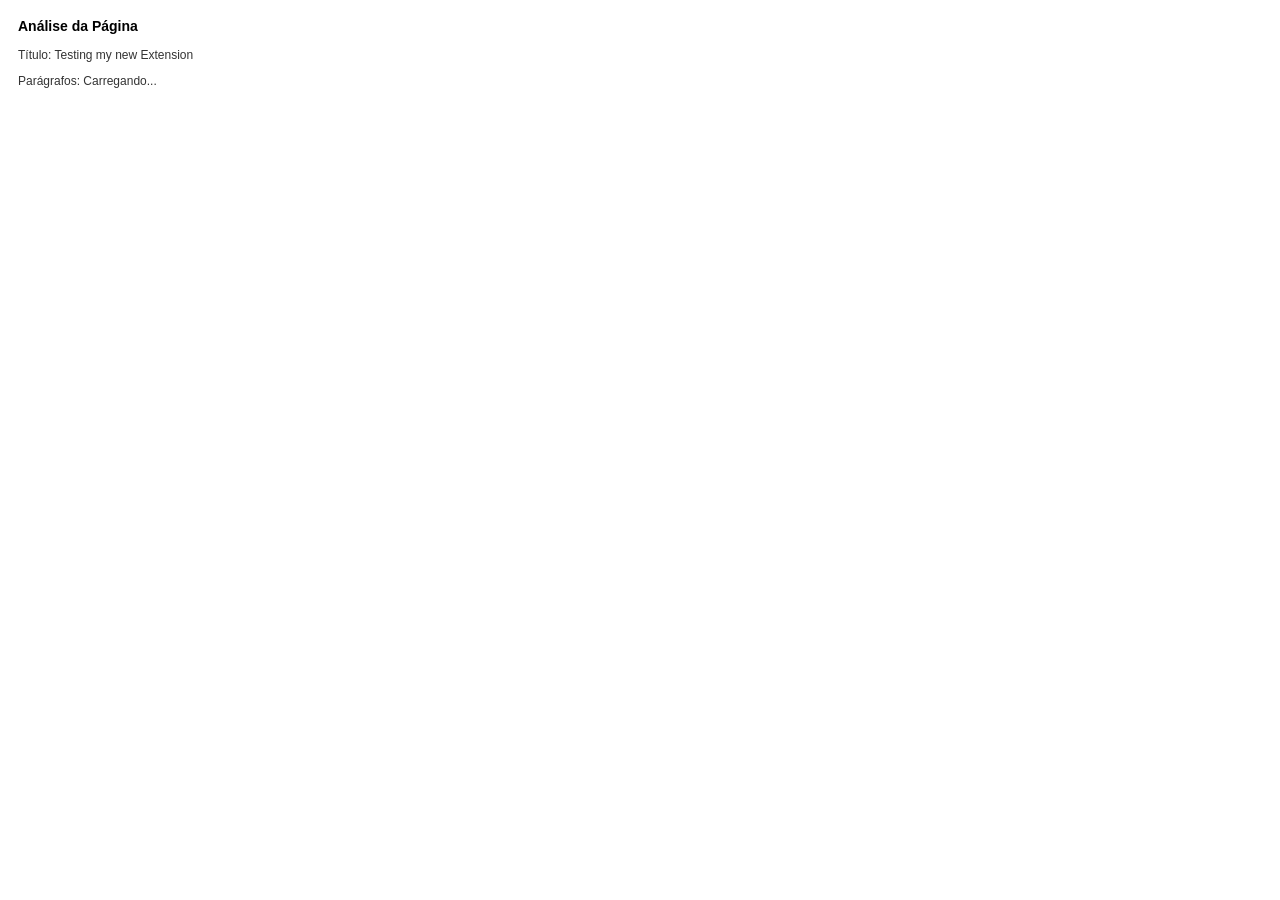
<file: popup.html>
<!DOCTYPE html>
<html>
<head>
  <meta charset="utf-8">
  <style>
    body { font-family: Arial, sans-serif; width: 220px; padding: 10px; }
    h3 { font-size: 14px; margin-top: 0; }
    p { font-size: 12px; color: #333; }
  </style>
</head>
<body>
  <h3>Análise da Página</h3>
  <p id="titulo">Título: Testing my new Extension</p>
  <p id="paragrafos">Parágrafos: Carregando...</p>
  
  <script src="popup.js"></script>
</body>
</html>
</file>
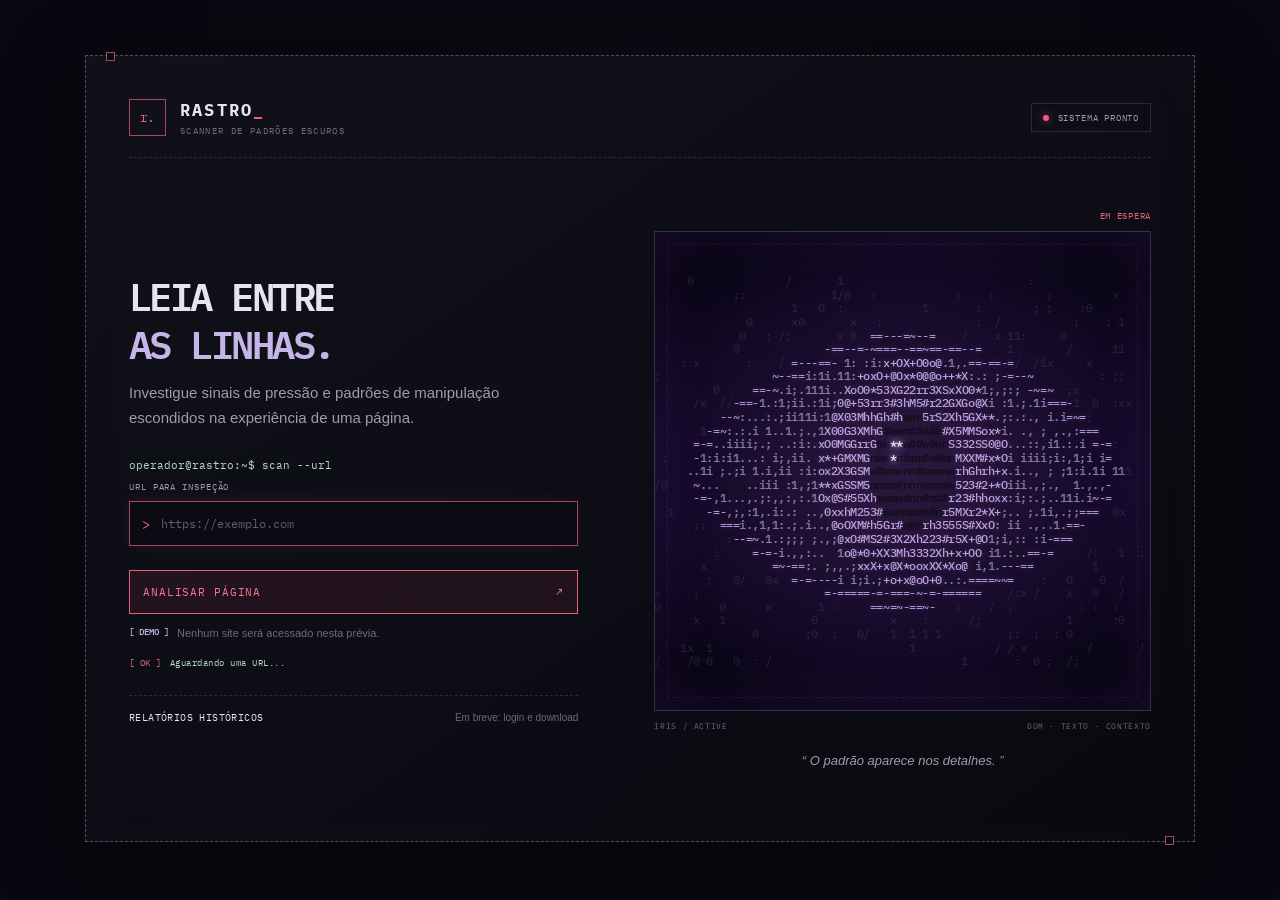
<file: estudos/terminal-eye-prototype.html>
<!doctype html>
<html lang="pt-BR">
<head>
  <meta charset="utf-8">
  <meta name="viewport" content="width=device-width, initial-scale=1">
  <meta name="theme-color" content="#090a11">
  <title>Rastro — scanner de padrões</title>
  <link rel="preconnect" href="https://fonts.googleapis.com">
  <link rel="preconnect" href="https://fonts.gstatic.com" crossorigin>
  <link href="https://fonts.googleapis.com/css2?family=IBM+Plex+Mono:wght@400;500;600;700&display=swap" rel="stylesheet">
  <style>
    :root {
      color-scheme: dark;
      --bg: #080910;
      --panel: #0c0d15;
      --panel-soft: #10111b;
      --line: #514d60;
      --line-soft: rgba(177, 165, 208, .19);
      --ink: #e8e4ee;
      --muted: #a19bae;
      --quiet: #6f6a7b;
      --violet: #c6b6e8;
      --rose: #ea6079;
      --rose-soft: #a8465d;
      --green: #b9d8ca;
      --font: "IBM Plex Mono", "Cascadia Mono", Consolas, monospace;
    }

    * { box-sizing: border-box; }

    body {
      min-height: 100vh;
      margin: 0;
      padding: 1px 0 28px;
      background:
        radial-gradient(ellipse at 51% 39%, rgba(73, 51, 92, .18), transparent 47%),
        #080910;
      color: var(--ink);
      font-family: var(--font);
      -webkit-font-smoothing: antialiased;
    }

    button, input { font: inherit; }

    .page-shell {
      width: min(1110px, calc(100% - 44px));
      margin: clamp(24px, 6vh, 62px) auto 0;
    }

    .terminal {
      position: relative;
      padding: clamp(23px, 4vw, 43px);
      border: 1px dashed var(--line);
      background: linear-gradient(145deg, rgba(17, 17, 27, .98), rgba(9, 10, 16, .98));
      box-shadow: 0 22px 80px rgba(0, 0, 0, .36), inset 0 0 50px rgba(81, 63, 107, .035);
    }

    .terminal::before,
    .terminal::after {
      content: "";
      position: absolute;
      width: 7px;
      height: 7px;
      border: 1px solid var(--rose-soft);
      background: var(--bg);
    }

    .terminal::before { top: -4px; left: 20px; }
    .terminal::after { right: 20px; bottom: -4px; }

    .topbar {
      display: flex;
      align-items: center;
      justify-content: space-between;
      gap: 20px;
      padding-bottom: 21px;
      border-bottom: 1px dashed var(--line-soft);
    }

    .identity {
      display: flex;
      align-items: center;
      gap: 14px;
      min-width: 0;
    }

    .brand-mark {
      display: grid;
      place-items: center;
      width: 37px;
      height: 37px;
      flex: 0 0 auto;
      border: 1px solid var(--rose-soft);
      color: var(--rose);
      font-size: 13px;
      letter-spacing: -.13em;
      text-indent: -.13em;
    }

    .wordmark {
      color: var(--ink);
      font-size: 17px;
      font-weight: 700;
      letter-spacing: .13em;
    }

    .wordmark span { color: var(--rose); }

    .descriptor {
      margin-top: 4px;
      color: var(--quiet);
      font-size: 9px;
      letter-spacing: .15em;
    }

    .system-status {
      display: inline-flex;
      align-items: center;
      gap: 9px;
      padding: 8px 11px;
      border: 1px solid var(--line-soft);
      color: var(--muted);
      font-size: 9px;
      letter-spacing: .09em;
      white-space: nowrap;
    }

    .status-dot {
      width: 6px;
      height: 6px;
      border-radius: 50%;
      background: var(--rose);
      box-shadow: 0 0 10px rgba(234, 96, 121, .72);
    }

    .main-grid {
      display: grid;
      grid-template-columns: minmax(0, .95fr) minmax(0, 1.05fr);
      align-items: center;
      gap: clamp(32px, 6vw, 76px);
      padding: clamp(31px, 5vw, 52px) 0 30px;
    }

    .section-index,
    .visual-index {
      margin: 0;
      color: var(--rose);
      font-size: 10px;
      letter-spacing: .13em;
      text-transform: uppercase;
    }

    .section-index span { color: var(--quiet); }

    h1 {
      max-width: 500px;
      margin: 18px 0 13px;
      font-size: clamp(25px, 3.1vw, 39px);
      line-height: 1.23;
      letter-spacing: -.065em;
      font-weight: 600;
    }

    h1 em {
      color: var(--violet);
      font-style: normal;
    }

    .intro {
      max-width: 440px;
      margin: 0 0 28px;
      color: var(--muted);
      font-family: Arial, sans-serif;
      font-size: 15px;
      line-height: 1.65;
    }

    .terminal-prompt {
      margin: 0 0 9px;
      color: var(--green);
      font-size: 11px;
    }

    .field-label {
      display: block;
      margin-bottom: 9px;
      color: var(--muted);
      font-size: 9px;
      letter-spacing: .1em;
    }

    .input-wrap {
      display: flex;
      align-items: center;
      gap: 9px;
      min-height: 45px;
      padding: 0 12px;
      border: 1px solid var(--rose-soft);
      background: #0b0c13;
      box-shadow: 0 0 14px rgba(234, 96, 121, .09);
      transition: border-color .2s, box-shadow .2s;
    }

    .input-wrap:focus-within {
      border-color: var(--rose);
      box-shadow: 0 0 18px rgba(234, 96, 121, .2);
    }

    .input-caret {
      color: var(--rose);
      font-size: 14px;
    }

    input[type="text"] {
      width: 100%;
      min-width: 0;
      border: 0;
      outline: 0;
      background: transparent;
      color: var(--ink);
      font-size: 12px;
    }

    input::placeholder { color: #625e6b; opacity: 1; }
    input:disabled { opacity: .56; }

    .field-error {
      min-height: 17px;
      margin: 6px 0 0;
      color: #ff8494;
      font-family: Arial, sans-serif;
      font-size: 12px;
    }

    .submit-button {
      display: flex;
      justify-content: space-between;
      align-items: center;
      width: 100%;
      min-height: 44px;
      margin-top: 1px;
      padding: 0 13px;
      border: 1px solid var(--rose);
      background: rgba(153, 52, 76, .14);
      color: #f37b8f;
      cursor: pointer;
      font-size: 11px;
      letter-spacing: .08em;
      transition: background .2s, color .2s, box-shadow .2s;
    }

    .submit-button:hover:not(:disabled) {
      background: var(--rose);
      color: #170b11;
      box-shadow: 0 0 18px rgba(234, 96, 121, .2);
    }

    .submit-button:disabled { cursor: progress; opacity: .64; }

    .demo-note {
      display: flex;
      align-items: flex-start;
      gap: 8px;
      margin: 11px 0 0;
      color: var(--quiet);
      font-family: Arial, sans-serif;
      font-size: 11px;
      line-height: 1.5;
    }

    .demo-note strong {
      flex: 0 0 auto;
      color: var(--violet);
      font-family: var(--font);
      font-size: 9px;
      font-weight: 500;
    }

    .history-row {
      display: flex;
      justify-content: space-between;
      align-items: center;
      gap: 12px;
      margin-top: 23px;
      padding-top: 15px;
      border-top: 1px dashed var(--line-soft);
    }

    .history-title {
      color: var(--ink);
      font-size: 10px;
      letter-spacing: .04em;
    }

    .history-soon {
      color: var(--quiet);
      font-family: Arial, sans-serif;
      font-size: 10px;
      text-align: right;
    }

    .progress-state {
      display: flex;
      align-items: center;
      gap: 8px;
      min-height: 18px;
      margin-top: 12px;
      color: var(--green);
      font-size: 9px;
      letter-spacing: .055em;
    }

    .progress-state .state-mark { color: var(--rose); }

    .result-card {
      margin-top: 17px;
      padding: 15px;
      border: 1px solid rgba(234, 96, 121, .45);
      background: rgba(38, 20, 32, .46);
      animation: reveal .34s ease-out both;
    }

    .result-card[hidden] { display: none; }

    .result-head {
      display: flex;
      justify-content: space-between;
      gap: 12px;
      color: var(--rose);
      font-size: 9px;
      letter-spacing: .08em;
    }

    .result-score-row {
      display: flex;
      align-items: baseline;
      gap: 10px;
      margin: 9px 0;
    }

    .result-score {
      color: #f1ddea;
      font-size: 35px;
      font-weight: 600;
      letter-spacing: -.09em;
      line-height: 1;
    }

    .result-score small {
      color: var(--rose);
      font-size: 17px;
    }

    .result-level {
      color: var(--muted);
      font-size: 10px;
    }

    .result-explain {
      margin: 0 0 11px;
      color: var(--muted);
      font-family: Arial, sans-serif;
      font-size: 11px;
      line-height: 1.45;
    }

    .finding-list {
      display: grid;
      grid-template-columns: 1fr 1fr;
      gap: 7px;
    }

    .finding {
      padding: 8px;
      border: 1px solid var(--line-soft);
      color: var(--ink);
      font-size: 9px;
      line-height: 1.4;
    }

    .finding b {
      display: block;
      margin-bottom: 3px;
      color: var(--violet);
      font-weight: 500;
    }

    .visual-panel { min-width: 0; }

    .visual-head,
    .visual-foot {
      display: flex;
      justify-content: space-between;
      align-items: center;
      gap: 12px;
      color: var(--muted);
      font-size: 9px;
      letter-spacing: .08em;
    }

    .visual-head {
      justify-content: flex-end;
      margin-bottom: 10px;
      color: var(--violet);
    }

    .eye-state { color: var(--rose); }

    .eye-window {
      position: relative;
      display: grid;
      place-items: center;
      min-height: 480px;
      overflow: hidden;
      border: 1px solid rgba(174, 157, 209, .28);
      background:
        radial-gradient(ellipse 70% 55% at 50% 50%, rgba(55, 28, 80, .72), rgba(20, 10, 40, .95) 68%, #07060f 100%),
        repeating-linear-gradient(0deg, transparent 0 3px, rgba(160, 130, 210, .018) 4px);
      isolation: isolate;
      box-shadow: inset 0 0 60px rgba(100, 50, 160, .18), inset 0 0 120px rgba(30, 10, 60, .4);
    }

    /* Corner bracket marker */
    .eye-window::before {
      content: "";
      position: absolute;
      inset: 12px;
      border: 1px dashed rgba(174, 157, 209, .12);
      pointer-events: none;
      z-index: 3;
    }

    /* Vignette overlay */
    .eye-window::after {
      content: "";
      position: absolute;
      inset: 0;
      background: radial-gradient(ellipse 100% 100% at 50% 50%, transparent 40%, rgba(5, 4, 14, .55) 100%);
      pointer-events: none;
      z-index: 3;
    }

    .eye-art {
      position: relative;
      z-index: 2;
      margin: 0;
      padding: 14px 8px;
      overflow: hidden;
      font-family: var(--font);
      font-size: clamp(7.5px, 1.05vw, 11.5px);
      font-weight: 500;
      line-height: 1.18;
      letter-spacing: -0.04em;
      white-space: pre;
      transition: filter .25s;
    }

    /* Ambient noise: dark muted purple — surrounding area characters */
    .ambient {
      color: #2e2640;
      opacity: .82;
    }

    /* Eyelid edges: medium violet, slightly bright */
    .lid {
      color: #b090d8;
      text-shadow: 0 0 6px rgba(176, 144, 216, .32);
    }

    /* Sclera: cool lilac-gray (white of eye area) */
    .sclera {
      color: #8a7aaa;
      text-shadow: 0 0 3px rgba(138, 122, 170, .18);
    }

    /* Iris: vivid medium purple — dominant color in the image */
    .iris {
      color: #c09ee0;
      text-shadow: 0 0 7px rgba(192, 158, 224, .28);
    }

    /* Pupil: near-black deep indigo — very dark center */
    .pupil {
      color: #110d1a;
      text-shadow: none;
    }

    /* Glint: bright white-pink specular reflection */
    .glint {
      color: #f0e0ff;
      text-shadow:
        0 0 6px rgba(240, 224, 255, .90),
        0 0 14px rgba(220, 180, 255, .55),
        0 0 28px rgba(200, 150, 255, .28);
    }

    .scanline {
      position: absolute;
      z-index: 4;
      inset: -40% 0;
      pointer-events: none;
      opacity: .12;
      background: linear-gradient(
        to bottom,
        transparent 46%,
        rgba(220, 180, 255, .35) 50%,
        transparent 54%
      );
      transform: translateY(-45%);
    }

    .visual-foot {
      margin-top: 10px;
      color: var(--quiet);
      font-size: 8px;
    }

    .eye-caption {
      margin: 22px 0 0;
      color: var(--muted);
      font-family: Arial, sans-serif;
      font-size: 13px;
      font-style: italic;
      text-align: center;
    }

    .eye-caption span { color: var(--rose); }

    .is-scanning .eye-art {
      filter: brightness(1.55) saturate(1.2);
      animation: flicker .48s steps(2, end) infinite;
    }

    .is-scanning .scanline {
      opacity: .55;
      animation: sweep 1.1s linear infinite;
    }

    .is-scanning .eye-state {
      animation: pulse 1s ease-in-out infinite;
    }

    @keyframes flicker {
      0%, 100% { opacity: 1; }
      50% { opacity: .72; }
    }

    @keyframes sweep {
      from { transform: translateY(-45%); }
      to   { transform: translateY(45%); }
    }

    @keyframes pulse {
      50% { opacity: .42; }
    }

    @keyframes reveal {
      from { opacity: 0; transform: translateY(6px); }
      to   { opacity: 1; transform: translateY(0); }
    }

    @media (max-width: 1100px) {
      .eye-art { font-size: clamp(7px, 1.2vw, 11.5px); }
    }

    @media (max-width: 850px) {
      .main-grid { grid-template-columns: 1fr; gap: 34px; }
      .intro { max-width: 590px; }
      .visual-panel { width: min(100%, 600px); justify-self: center; }
      .eye-window { min-height: 380px; }
      .eye-art { font-size: clamp(6px, 1.8vw, 10px); }
    }

    @media (max-width: 520px) {
      .page-shell { width: calc(100% - 24px); margin-top: 13px; }
      .terminal { padding: 19px 16px 16px; }
      .topbar { align-items: flex-start; }
      .wordmark { font-size: 14px; }
      .descriptor { font-size: 7px; }
      .system-status { padding: 7px; font-size: 7px; }
      .main-grid { padding: 31px 0 22px; gap: 28px; }
      h1 { font-size: clamp(25px, 8vw, 34px); }
      .eye-window { min-height: 260px; }
      .eye-art { font-size: clamp(5.5px, 2.2vw, 8px); }
      .history-row { align-items: flex-start; }
      .finding-list { grid-template-columns: 1fr; }
    }

    @media (prefers-reduced-motion: reduce) {
      *, *::before, *::after {
        scroll-behavior: auto !important;
        animation-duration: .01ms !important;
        animation-iteration-count: 1 !important;
        transition-duration: .01ms !important;
      }
    }
  </style>
</head>
<body>
  <main class="page-shell">
    <section class="terminal" aria-labelledby="page-title">
      <header class="topbar">
        <div class="identity">
          <div class="brand-mark" aria-hidden="true">r.</div>
          <div>
            <div class="wordmark">RASTRO<span>_</span></div>
            <div class="descriptor">SCANNER DE PADRÕES ESCUROS</div>
          </div>
        </div>
        <div class="system-status"><span class="status-dot"></span><span id="systemStatus">SISTEMA PRONTO</span></div>
      </header>

      <div class="main-grid">
        <section class="scanner-copy">
          <h1 id="page-title">LEIA ENTRE<br><em>AS LINHAS.</em></h1>
          <p class="intro">Investigue sinais de pressão e padrões de manipulação escondidos na experiência de uma página.</p>

          <form id="scanForm" novalidate>
            <p class="terminal-prompt">operador@rastro:~$ scan --url</p>
            <label class="field-label" for="urlInput">URL PARA INSPEÇÃO</label>
            <div class="input-wrap">
              <span class="input-caret" aria-hidden="true">&gt;</span>
              <input id="urlInput" name="url" type="text" inputmode="url" autocomplete="url" autocapitalize="none" spellcheck="false" placeholder="https://exemplo.com" aria-describedby="fieldError demoNote">
            </div>
            <p class="field-error" id="fieldError" aria-live="polite"></p>
            <button class="submit-button" id="submitButton" type="submit">
              <span id="buttonLabel">ANALISAR PÁGINA</span><span aria-hidden="true">↗</span>
            </button>
            <p class="demo-note" id="demoNote"><strong>[ DEMO ]</strong><span>Nenhum site será acessado nesta prévia.</span></p>
            <div class="progress-state" id="progressState" aria-live="polite"><span class="state-mark">[ OK ]</span><span id="progressText">Aguardando uma URL...</span></div>
          </form>

          <div class="result-card" id="resultCard" hidden aria-live="polite">
            <div class="result-head"><span>RESULTADO FICTÍCIO</span><span>ANÁLISE SIMULADA</span></div>
            <div class="result-score-row"><div class="result-score">72<small>%</small></div><div class="result-level">risco contextual<br>elevado · exemplo</div></div>
            <p class="result-explain">Este score é ilustrativo. Uma análise real precisaria considerar o conteúdo e o contexto da página.</p>
            <div class="finding-list">
              <div class="finding"><b>Falsa escassez</b>“Restam apenas 2 unidades”</div>
              <div class="finding"><b>Indução à culpa</b>“Não, prefiro perder a oferta”</div>
            </div>
          </div>

          <div class="history-row">
            <span class="history-title">RELATÓRIOS HISTÓRICOS</span>
            <span class="history-soon">Em breve: login e download</span>
          </div>
        </section>

        <section class="visual-panel" aria-label="Arte visual do scanner">
          <div class="visual-head">
            <span class="eye-state" id="eyeState">EM ESPERA</span>
          </div>
          <div class="eye-window" id="eyeWindow">
            <pre class="eye-art" role="img" aria-label="Olho digital desenhado com caracteres ASCII"><span class="ambient">       0              /       1                            :                    </span>
<span class="ambient">              ;:             1/0   :            ;    :        ;         x       </span>
<span class="ambient">                       1   0  ;            1       :        ; ;    :0           </span>
<span class="ambient">                0      x0       x   :              :  /           ;    : 1      </span>
<span class="ambient">               0   : /;       x 0  </span><span class="lid">==---=~--=</span><span class="ambient">    /    x 11:     0               </span>
<span class="ambient">              0             </span><span class="lid">-==--=-~===--==~==-==--=</span><span class="ambient">    1        /      11    x </span>
<span class="ambient">      : x       ;    / </span><span class="lid">=---==-</span><span class="sclera"> 1: :i:</span><span class="iris">x+OX+O0o@</span><span class="sclera">.1,.</span><span class="lid">==-==-=</span><span class="ambient">/  /1x     x           </span>
<span class="ambient"> 1;                 </span><span class="lid">~--==</span><span class="sclera">i:1i.11:</span><span class="iris">+oxO+@Ox*0@@o++*X</span><span class="sclera">:.: ;</span><span class="lid">-=--~</span><span class="ambient">          : ;;      </span>
<span class="ambient">           0     </span><span class="lid">==-~</span><span class="sclera">.i;.111i..</span><span class="iris">XoO0*53XG22rr3XSxXO0*</span><span class="sclera">1;,;:; </span><span class="lid">-~=~</span><span class="ambient">  ;x             </span>
<span class="ambient">:       /x  //</span><span class="lid">-==-</span><span class="sclera">1.:1;ii.:1i;</span><span class="iris">0@+53rr3#3hM5#r22GXGo@X</span><span class="sclera">i :1.;.1i</span><span class="lid">===-</span><span class="ambient">1  0  :xx    0</span>
<span class="ambient">            </span><span class="lid">--~</span><span class="sclera">:...:.;ii11i:1</span><span class="iris">@X03MhhGh#h</span><span class="pupil">wwn</span><span class="iris">5rS2Xh5GX**</span><span class="sclera">.;:.:., i.i</span><span class="lid">=~=</span><span class="ambient">;           </span>
<span class="ambient">         1</span><span class="lid">-=~</span><span class="sclera">:.:.i 1..1.;.,1</span><span class="iris">X00G3XMhG</span><span class="pupil">#wwm##n#m</span><span class="iris">#X5MMSox*</span><span class="sclera">i. ., ; ,.,:</span><span class="lid">===</span><span class="ambient">          </span>
<span class="ambient">        </span><span class="lid">=-=</span><span class="sclera">..iiii;.; ..:i:.</span><span class="iris">xO0MGGrrG</span><span class="pupil">#m</span><span class="glint">**</span><span class="pupil">w##w#wn</span><span class="iris">S332SS0@O</span><span class="sclera">...::,i1.:.i </span><span class="lid">=-=</span><span class="ambient">:       </span>
<span class="ambient">   :    </span><span class="lid">-</span><span class="sclera">1:i:i1...: i;,ii. </span><span class="iris">x*+GMXMG</span><span class="pupil">nww</span><span class="glint">*</span><span class="pupil">n#mm#w#wn</span><span class="iris">MXXM#x*O</span><span class="sclera">i iiii;i:,1;i i</span><span class="lid">=</span><span class="ambient">        </span>
<span class="ambient">       </span><span class="sclera">..1i ;.;i 1.i,ii :i:</span><span class="iris">ox2X3GSM</span><span class="pupil">w#mnwnn#mmmnw</span><span class="iris">rhGhrh+x</span><span class="sclera">.i.., ; ;1:i.1i 11</span><span class="ambient">1   0 </span>
<span class="ambient">0 /0    </span><span class="lid">~</span><span class="sclera">...    ..iii :1,;1</span><span class="iris">**xGSSM5</span><span class="pupil">mnmm#nnnwnmww</span><span class="iris">523#2+*O</span><span class="sclera">iii.,;.,  1.,.,</span><span class="lid">-</span><span class="ambient">        </span>
<span class="ambient">        </span><span class="lid">-=-</span><span class="sclera">,1...,.;:,,:,:.1</span><span class="iris">Ox@S#55Xh</span><span class="pupil">mwmw#nn#m##</span><span class="iris">r23#hhoxx</span><span class="sclera">:i;:.;..11i.i</span><span class="lid">~-=</span><span class="ambient">        </span>
<span class="ambient">    1     </span><span class="lid">-=-</span><span class="sclera">,;,:1,.i:.: ..,</span><span class="iris">0xxhM253#</span><span class="pupil">wwnmw#m#n</span><span class="iris">r5MXr2*X+</span><span class="sclera">;.. ;.1i,.;;</span><span class="lid">===</span><span class="ambient">  0x      </span>
<span class="ambient">        ;:  </span><span class="lid">===</span><span class="sclera">i.,1,1:.;.i..,</span><span class="iris">@oOXM#h5Gr#</span><span class="pupil">m#m</span><span class="iris">rh3555S#XxO</span><span class="sclera">: ii .,..1.</span><span class="lid">==-</span><span class="ambient">            </span>
<span class="ambient">             :</span><span class="lid">--=~</span><span class="sclera">.1.:;;; ;.,;</span><span class="iris">@xO#MS2#3X2Xh223#r5X+@O</span><span class="sclera">1;i,:: :i</span><span class="lid">-===</span><span class="ambient">              </span>
<span class="ambient">           :     </span><span class="lid">=-=-</span><span class="sclera">i.,,:..  1</span><span class="iris">o@*0+XX3Mh3332Xh+x+OO</span><span class="sclera"> i1.:..</span><span class="lid">==-=</span><span class="ambient">     /:   1  :   </span>
<span class="ambient"> /       x          </span><span class="lid">=~-==</span><span class="sclera">:. ;,,.;</span><span class="iris">xxX+x@X*ooxXX*Xo@</span><span class="sclera"> i,1.</span><span class="lid">---==</span><span class="ambient">         1          </span>
<span class="ambient">          ;   0/   0x  </span><span class="lid">=-=----</span><span class="sclera">i i;i.;</span><span class="iris">+o+x@oO+0</span><span class="sclera">..:.</span><span class="lid">====~~=</span><span class="ambient">    :   0    0  /      </span>
<span class="ambient">  x     ;                   </span><span class="lid">=-=====-=-===-~-=-======</span><span class="ambient">    /:x /    x   0   /      </span>
<span class="ambient">  0         0      x       1 :     </span><span class="lid">==~=~-==~-</span><span class="ambient">   :    /  ;          : :  :       </span>
<span class="ambient">:       x   1             0           x    :      /;             1      :0      </span>
<span class="ambient">;                0       ;0  ;   0/   1  1 1 1          ;:  ;  : 0              </span>
<span class="ambient">      1x  1                              1            / / x         /       /   </span>
<span class="ambient">  /    /0 0   0  : /                             1       :  0 ;  /;             </span></pre>
            <div class="scanline" aria-hidden="true"></div>
          </div>
          <div class="visual-foot"><span>IRIS / ACTIVE</span><span>DOM · TEXTO · CONTEXTO</span></div>
          <p class="eye-caption"><span>“</span> O padrão aparece nos detalhes. <span>”</span></p>
        </section>
      </div>


    </section>
  </main>

  <script>
    const form = document.getElementById("scanForm");
    const input = document.getElementById("urlInput");
    const error = document.getElementById("fieldError");
    const button = document.getElementById("submitButton");
    const buttonLabel = document.getElementById("buttonLabel");
    const progressText = document.getElementById("progressText");
    const progressState = document.getElementById("progressState");
    const resultCard = document.getElementById("resultCard");
    const eyeWindow = document.getElementById("eyeWindow");
    const eyeState = document.getElementById("eyeState");
    const systemStatus = document.getElementById("systemStatus");

    function validDemoUrl(value) {
      let candidate = value.trim();
      if (!candidate) return null;
      if (!/^https?:\/\//i.test(candidate)) candidate = "https://" + candidate;
      try {
        const parsed = new URL(candidate);
        if (parsed.protocol !== "http:" && parsed.protocol !== "https:") return null;
        if (!parsed.hostname || (!parsed.hostname.includes(".") && parsed.hostname !== "localhost")) return null;
        return parsed.href;
      } catch (_) {
        return null;
      }
    }

    input.addEventListener("input", function () {
      error.textContent = "";
      input.removeAttribute("aria-invalid");
    });

    form.addEventListener("submit", function (event) {
      event.preventDefault();
      const normalized = validDemoUrl(input.value);
      if (!normalized) {
        error.textContent = "Digite uma URL válida, por exemplo: https://exemplo.com";
        input.setAttribute("aria-invalid", "true");
        input.focus();
        return;
      }

      input.value = normalized;
      error.textContent = "";
      resultCard.hidden = true;
      input.disabled = true;
      button.disabled = true;
      buttonLabel.textContent = "ANALISANDO...";
      progressState.querySelector(".state-mark").textContent = "[ .. ]";
      eyeWindow.classList.add("is-scanning");
      eyeState.textContent = "ANALISANDO";
      systemStatus.textContent = "VARREDURA EM CURSO";

      const stages = [
        "Analisando URL (demonstração)...",
        "Simulando extração da estrutura...",
        "Detectando microgatilhos de exemplo...",
        "Calculando score ilustrativo..."
      ];

      stages.forEach(function (stage, index) {
        window.setTimeout(function () {
          progressText.textContent = stage;
        }, index * 820);
      });

      window.setTimeout(function () {
        eyeWindow.classList.remove("is-scanning");
        eyeState.textContent = "LEITURA CONCLUÍDA";
        systemStatus.textContent = "DEMO CONCLUÍDA";
        progressState.querySelector(".state-mark").textContent = "[ OK ]";
        progressText.textContent = "Demonstração concluída. Nenhum site foi acessado.";
        buttonLabel.textContent = "ANALISAR NOVAMENTE";
        input.disabled = false;
        button.disabled = false;
        resultCard.hidden = false;
      }, 3500);
    });
  </script>
</body>
</html>
</file>
